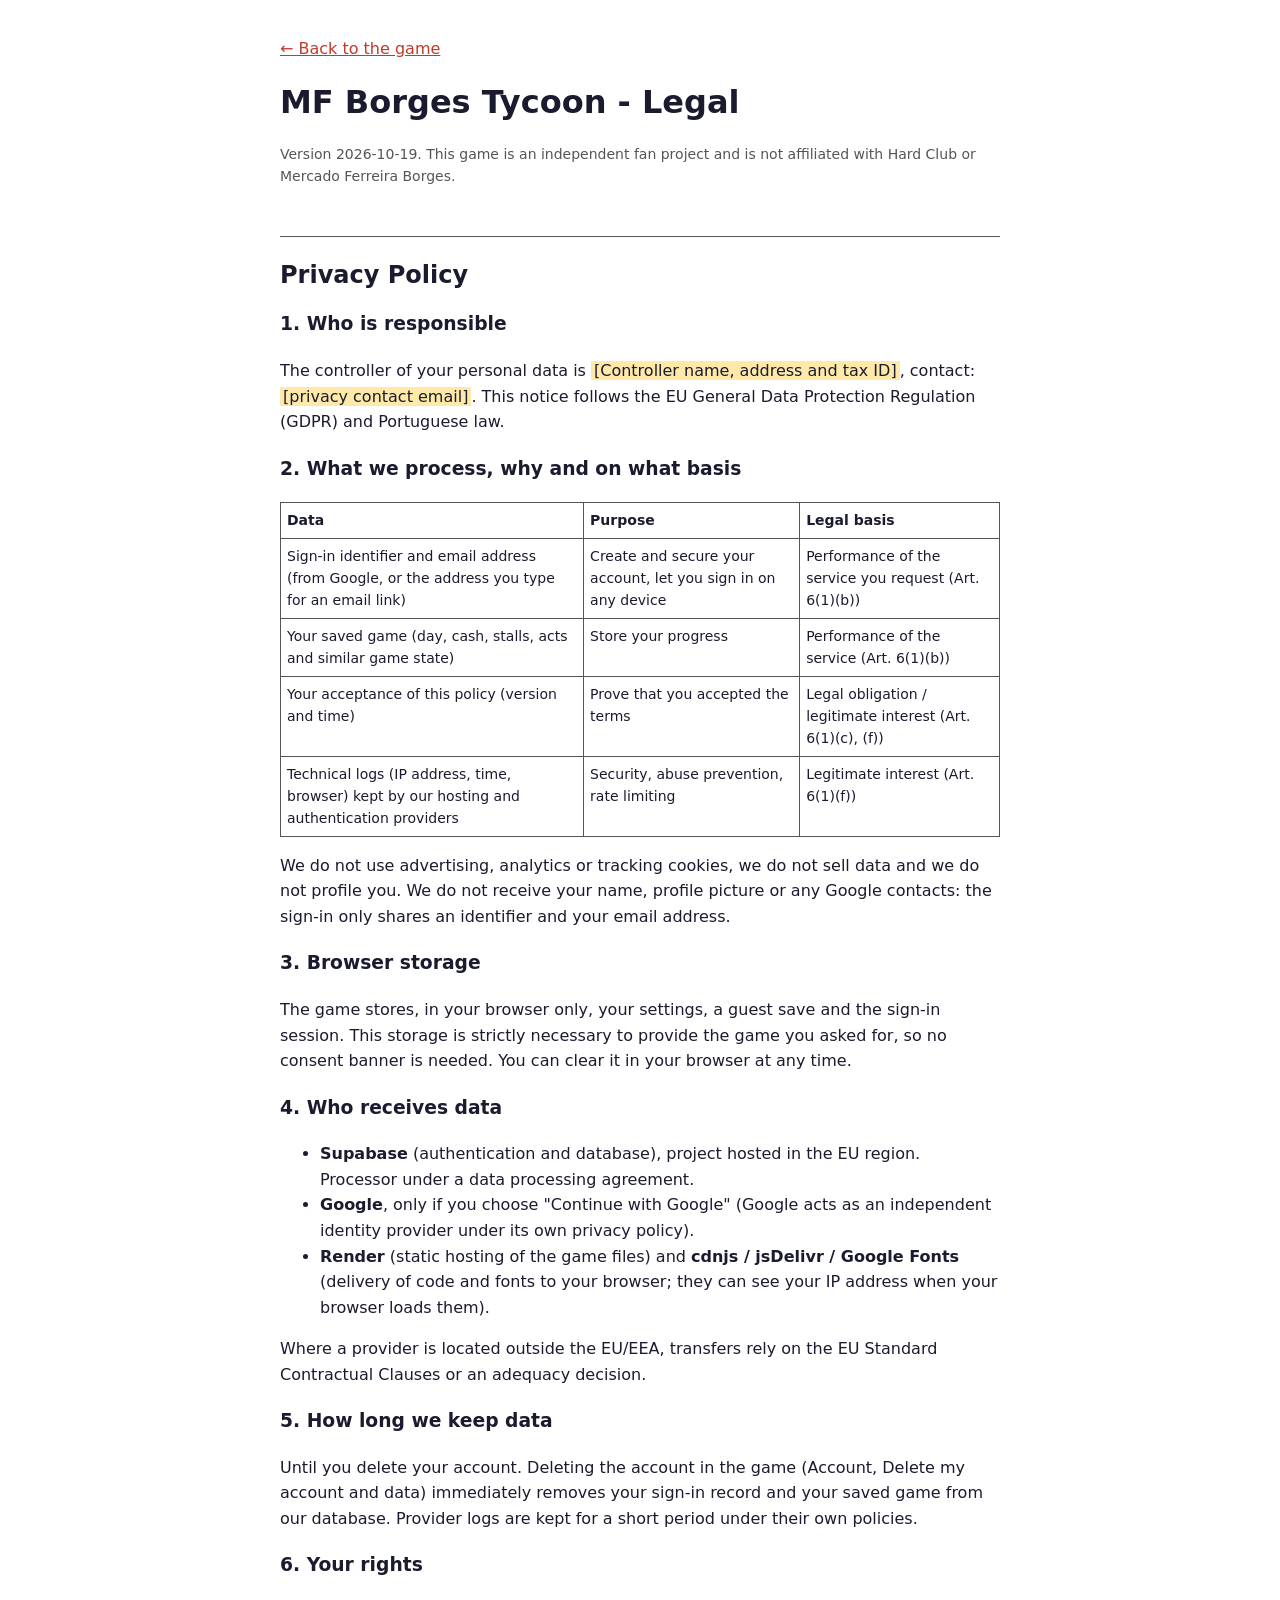
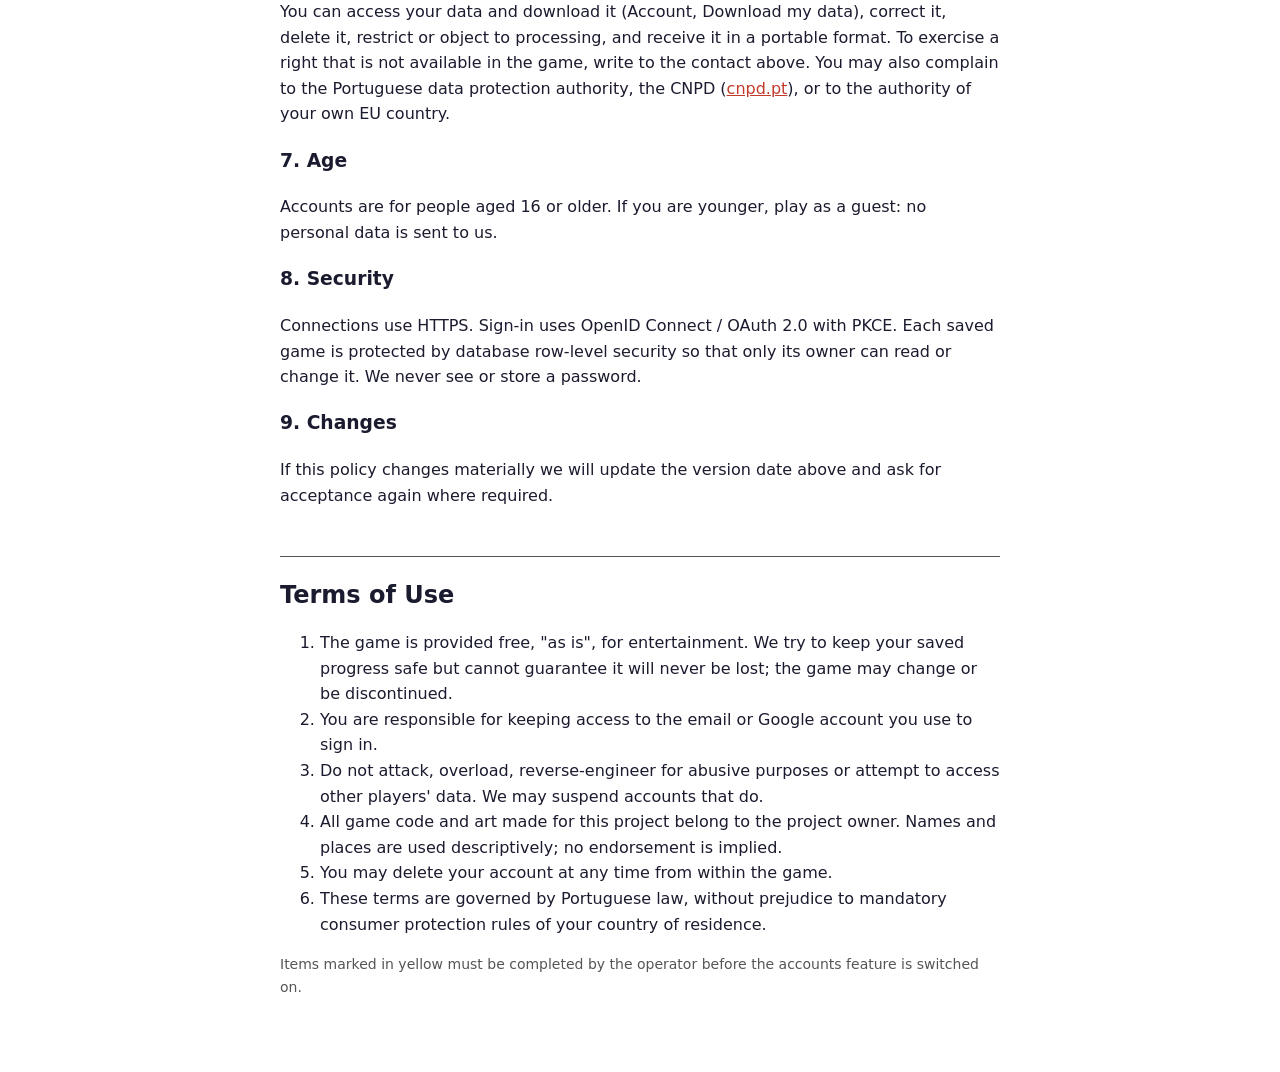
<file: legal.html>
<!doctype html>
<html lang="en"><head><meta charset="utf-8"><meta name="viewport" content="width=device-width,initial-scale=1">
<meta name="robots" content="noindex">
<title>Privacy Policy and Terms - MF Borges Tycoon</title>
<style>
:root{--bg:#fff;--ink:#1b1b2f;--mut:#555;--ac:#c23a2a}
@media (prefers-color-scheme:dark){:root{--bg:#14141f;--ink:#ecebf5;--mut:#a9a8bd;--ac:#ff7a66}}
body{margin:0;background:var(--bg);color:var(--ink);font:16px/1.6 system-ui,sans-serif}
main{max-width:720px;margin:0 auto;padding:20px 16px 60px}
h1,h2{line-height:1.2}h2{margin-top:2em;border-top:1px solid var(--mut);padding-top:1em}a{color:var(--ac)}
.m{color:var(--mut);font-size:14px}table{border-collapse:collapse;width:100%;font-size:14px}td,th{border:1px solid var(--mut);padding:6px;text-align:left;vertical-align:top}
.todo{background:#ffe9a8;color:#1b1b2f;padding:0 3px}
</style></head><body><main>
<p><a href="./">&larr; Back to the game</a></p>
<h1>MF Borges Tycoon - Legal</h1>
<p class="m">Version 2026-10-19. This game is an independent fan project and is not affiliated with Hard Club or Mercado Ferreira Borges.</p>

<h2 id="privacy">Privacy Policy</h2>
<h3>1. Who is responsible</h3>
<p>The controller of your personal data is <span class="todo">[Controller name, address and tax ID]</span>, contact: <span class="todo">[privacy contact email]</span>. This notice follows the EU General Data Protection Regulation (GDPR) and Portuguese law.</p>

<h3>2. What we process, why and on what basis</h3>
<table>
<tr><th>Data</th><th>Purpose</th><th>Legal basis</th></tr>
<tr><td>Sign-in identifier and email address (from Google, or the address you type for an email link)</td><td>Create and secure your account, let you sign in on any device</td><td>Performance of the service you request (Art. 6(1)(b))</td></tr>
<tr><td>Your saved game (day, cash, stalls, acts and similar game state)</td><td>Store your progress</td><td>Performance of the service (Art. 6(1)(b))</td></tr>
<tr><td>Your acceptance of this policy (version and time)</td><td>Prove that you accepted the terms</td><td>Legal obligation / legitimate interest (Art. 6(1)(c), (f))</td></tr>
<tr><td>Technical logs (IP address, time, browser) kept by our hosting and authentication providers</td><td>Security, abuse prevention, rate limiting</td><td>Legitimate interest (Art. 6(1)(f))</td></tr>
</table>
<p>We do not use advertising, analytics or tracking cookies, we do not sell data and we do not profile you. We do not receive your name, profile picture or any Google contacts: the sign-in only shares an identifier and your email address.</p>

<h3>3. Browser storage</h3>
<p>The game stores, in your browser only, your settings, a guest save and the sign-in session. This storage is strictly necessary to provide the game you asked for, so no consent banner is needed. You can clear it in your browser at any time.</p>

<h3>4. Who receives data</h3>
<ul>
<li><b>Supabase</b> (authentication and database), project hosted in the EU region. Processor under a data processing agreement.</li>
<li><b>Google</b>, only if you choose "Continue with Google" (Google acts as an independent identity provider under its own privacy policy).</li>
<li><b>Render</b> (static hosting of the game files) and <b>cdnjs / jsDelivr / Google Fonts</b> (delivery of code and fonts to your browser; they can see your IP address when your browser loads them).</li>
</ul>
<p>Where a provider is located outside the EU/EEA, transfers rely on the EU Standard Contractual Clauses or an adequacy decision.</p>

<h3>5. How long we keep data</h3>
<p>Until you delete your account. Deleting the account in the game (Account, Delete my account and data) immediately removes your sign-in record and your saved game from our database. Provider logs are kept for a short period under their own policies.</p>

<h3>6. Your rights</h3>
<p>You can access your data and download it (Account, Download my data), correct it, delete it, restrict or object to processing, and receive it in a portable format. To exercise a right that is not available in the game, write to the contact above. You may also complain to the Portuguese data protection authority, the CNPD (<a href="https://www.cnpd.pt" rel="noopener">cnpd.pt</a>), or to the authority of your own EU country.</p>

<h3>7. Age</h3>
<p>Accounts are for people aged 16 or older. If you are younger, play as a guest: no personal data is sent to us.</p>

<h3>8. Security</h3>
<p>Connections use HTTPS. Sign-in uses OpenID Connect / OAuth 2.0 with PKCE. Each saved game is protected by database row-level security so that only its owner can read or change it. We never see or store a password.</p>

<h3>9. Changes</h3>
<p>If this policy changes materially we will update the version date above and ask for acceptance again where required.</p>

<h2 id="terms">Terms of Use</h2>
<ol>
<li>The game is provided free, "as is", for entertainment. We try to keep your saved progress safe but cannot guarantee it will never be lost; the game may change or be discontinued.</li>
<li>You are responsible for keeping access to the email or Google account you use to sign in.</li>
<li>Do not attack, overload, reverse-engineer for abusive purposes or attempt to access other players' data. We may suspend accounts that do.</li>
<li>All game code and art made for this project belong to the project owner. Names and places are used descriptively; no endorsement is implied.</li>
<li>You may delete your account at any time from within the game.</li>
<li>These terms are governed by Portuguese law, without prejudice to mandatory consumer protection rules of your country of residence.</li>
</ol>
<p class="m">Items marked in yellow must be completed by the operator before the accounts feature is switched on.</p>
</main></body></html>
</file>
